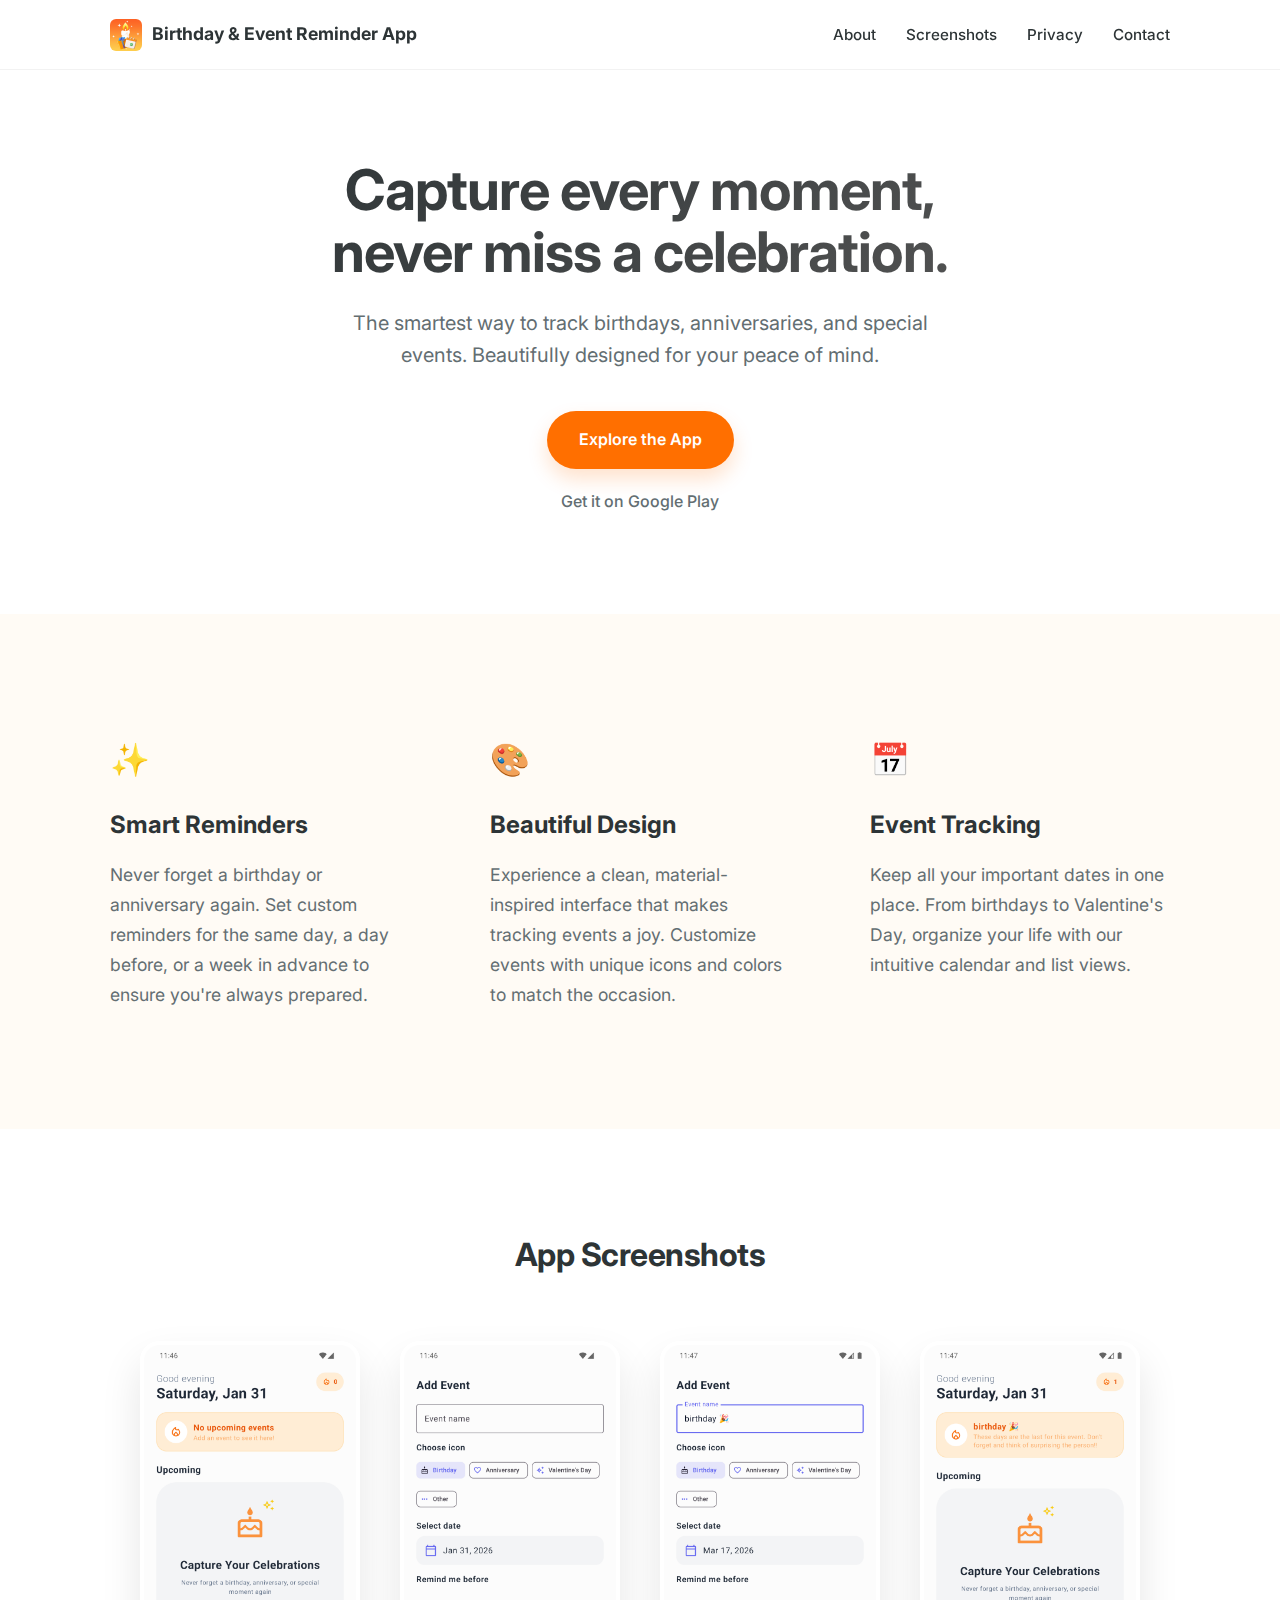
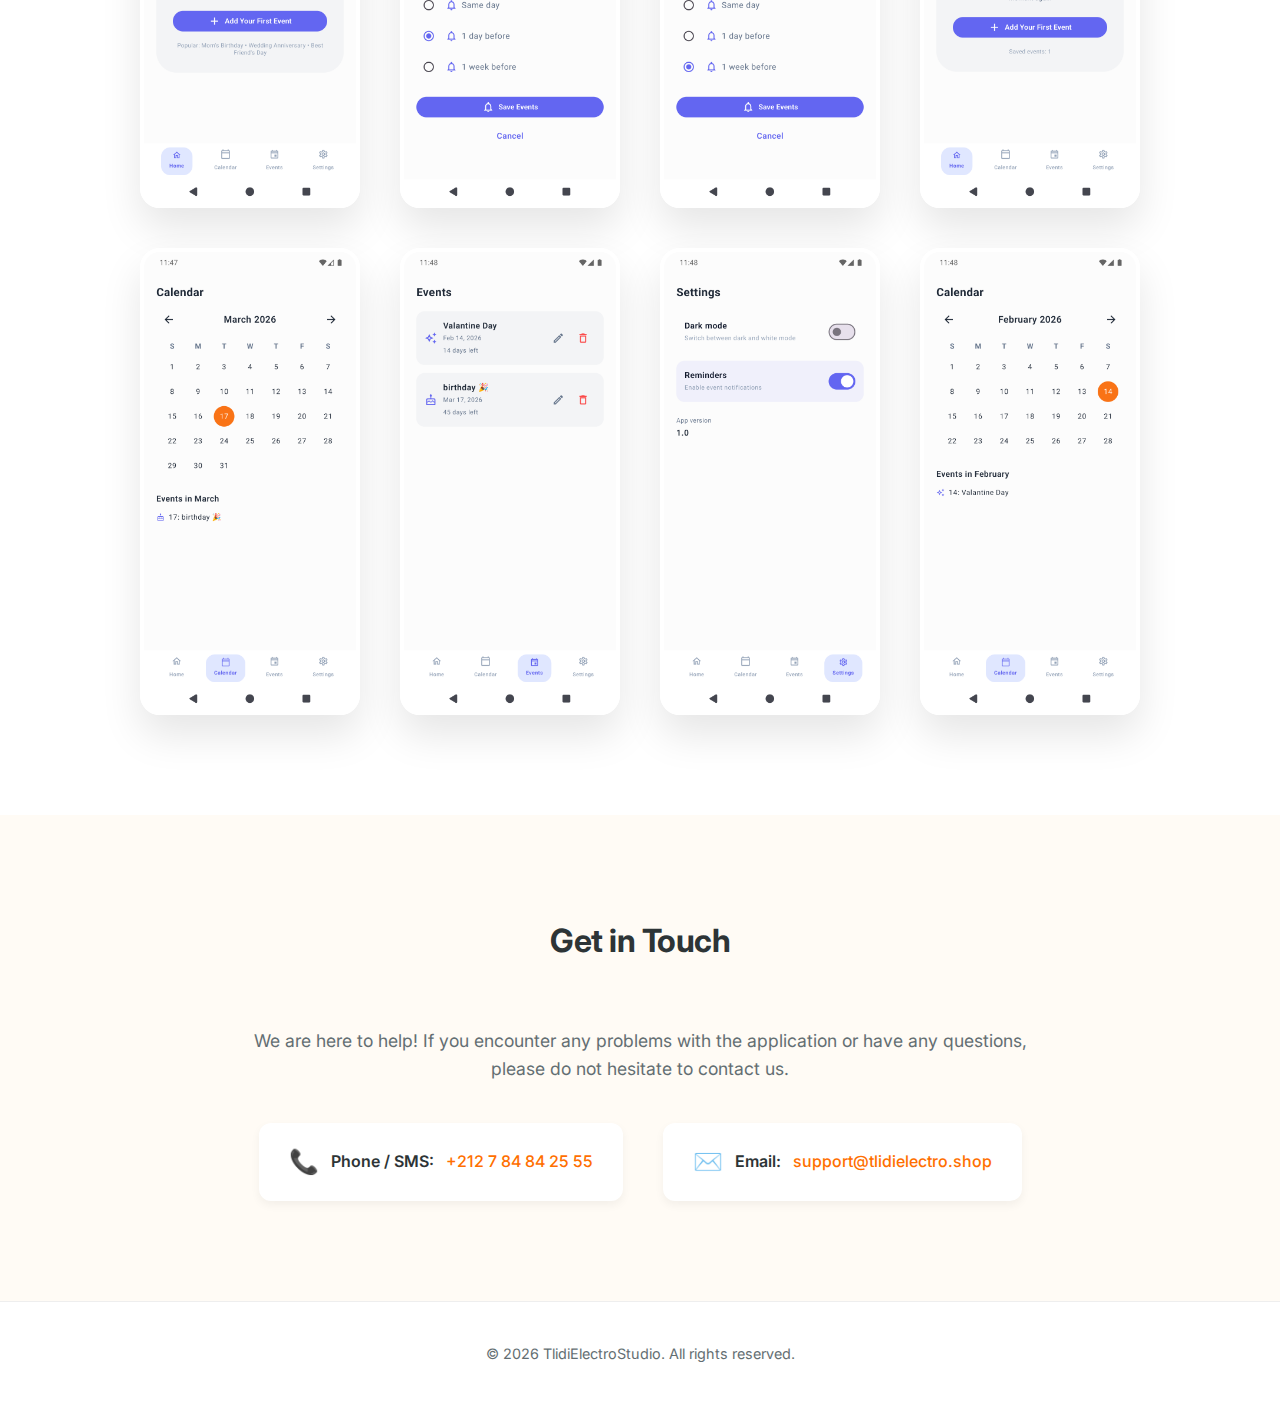
<file: index.html>
<!DOCTYPE html>
<html lang="en">
<head>
    <meta charset="UTF-8">
    <meta name="viewport" content="width=device-width, initial-scale=1.0">
    <title>Birthday & Event Reminder App - Capture Your Celebrations</title>
    <link rel="icon" type="image/png" href="images/icon.png">
    <link rel="stylesheet" href="styles.css">
    <!-- Using Google Fonts for Inter -->
    <link rel="preconnect" href="https://fonts.googleapis.com">
    <link rel="preconnect" href="https://fonts.gstatic.com" crossorigin>
    <link href="https://fonts.googleapis.com/css2?family=Inter:wght@400;500;700&display=swap" rel="stylesheet">
</head>
<body>

    <header>
        <nav>
            <div class="logo-container">
                <img src="images/icon.png" alt="App Logo" class="logo" style="margin-right: 10px;" >
                Birthday & Event Reminder App
            </div>
            <button class="mobile-menu-btn" onclick="document.querySelector('.nav-links').classList.toggle('active')">☰</button>
            <ul class="nav-links">
                <li><a href="#about" onclick="document.querySelector('.nav-links').classList.remove('active')">About</a></li>
                <li><a href="#screenshots" onclick="document.querySelector('.nav-links').classList.remove('active')">Screenshots</a></li>
                <li><a href="privacy-policy.html">Privacy</a></li>
                <li><a href="#contact" onclick="document.querySelector('.nav-links').classList.remove('active')">Contact</a></li>
            </ul>
        </nav>
    </header>

    <main>
        <!-- Hero Section -->
        <section class="hero">
            <h1>Capture every moment,<br>never miss a celebration.</h1>
            <p>The smartest way to track birthdays, anniversaries, and special events. Beautifully designed for your peace of mind.</p>
            <div class="hero-buttons">
                <a href="#screenshots" class="hero-btn">Explore the App</a>
                <a href="https://play.google.com/store/apps/details?id=shop.tlidielectro.birthdayandevent_reminderapp" class="google-play-link" target="_blank">Get it on Google Play</a>
            </div>
        </section>

        <!-- Features / About Section (Replaces old About) -->
        <section id="about" class="section">
            <div class="container">
                <div class="features-grid">
                    <div class="feature-card">
                        <div class="feature-icon">✨</div>
                        <h3>Smart Reminders</h3>
                        <p>Never forget a birthday or anniversary again. Set custom reminders for the same day, a day before, or a week in advance to ensure you're always prepared.</p>
                    </div>
                    <div class="feature-card">
                        <div class="feature-icon">🎨</div>
                        <h3>Beautiful Design</h3>
                        <p>Experience a clean, material-inspired interface that makes tracking events a joy. Customize events with unique icons and colors to match the occasion.</p>
                    </div>
                    <div class="feature-card">
                        <div class="feature-icon">📅</div>
                        <h3>Event Tracking</h3>
                        <p>Keep all your important dates in one place. From birthdays to Valentine's Day, organize your life with our intuitive calendar and list views.</p>
                    </div>
                </div>
            </div>
        </section>

        <!-- Screenshots Section -->
        <section id="screenshots" class="section">
            <div class="container">
                <h2 class="section-title">App Screenshots</h2>
                <div class="screenshots-grid">
                    <img src="images/screenshot1.png" alt="App Home Screen" class="screenshot-img" >
                    <img src="images/screenshot2.png" alt="Add Event Screen" class="screenshot-img" >
                    <img src="images/screenshot3.png" alt="Event Details Screen" class="screenshot-img" >
                    <img src="images/screenshot4.png" alt="Celebration Screen" class="screenshot-img" >
                    <img src="images/screenshot5.png" alt="Calendar Screen" class="screenshot-img" >
                    <img src="images/screenshot6.png" alt="Event Details Screen" class="screenshot-img" >
                    <img src="images/screenshot7.png" alt="Celebration Screen" class="screenshot-img" >
                    <img src="images/screenshot8.png" alt="Calendar Screen" class="screenshot-img" >
                </div>
            </div>
        </section>

        <!-- Contact Section -->
        <section id="contact" class="section">
            <div class="container">
                <h2 class="section-title">Get in Touch</h2>
                <div class="contact-container">
                    <p class="contact-text">
                        We are here to help! If you encounter any problems with the application or have any questions, 
                        please do not hesitate to contact us.
                    </p>
                    <div class="contact-info">
                        <div class="contact-item">
                            <span class="icon">📞</span>
                            <span class="label">Phone / SMS:</span>
                            <a href="tel:+212784842555" class="value">+212 7 84 84 25 55</a>
                        </div>
                        <div class="contact-item">
                            <span class="icon">✉️</span>
                            <span class="label">Email:</span>
                            <a href="mailto:support@tlidielectro.shop" class="value">support@tlidielectro.shop</a>
                        </div>
                    </div>
                </div>
            </div>
        </section>
    </main>

    <footer>
        <p>&copy; 2026 TlidiElectroStudio. All rights reserved.</p>
    </footer>

</body>
</html>
</file>
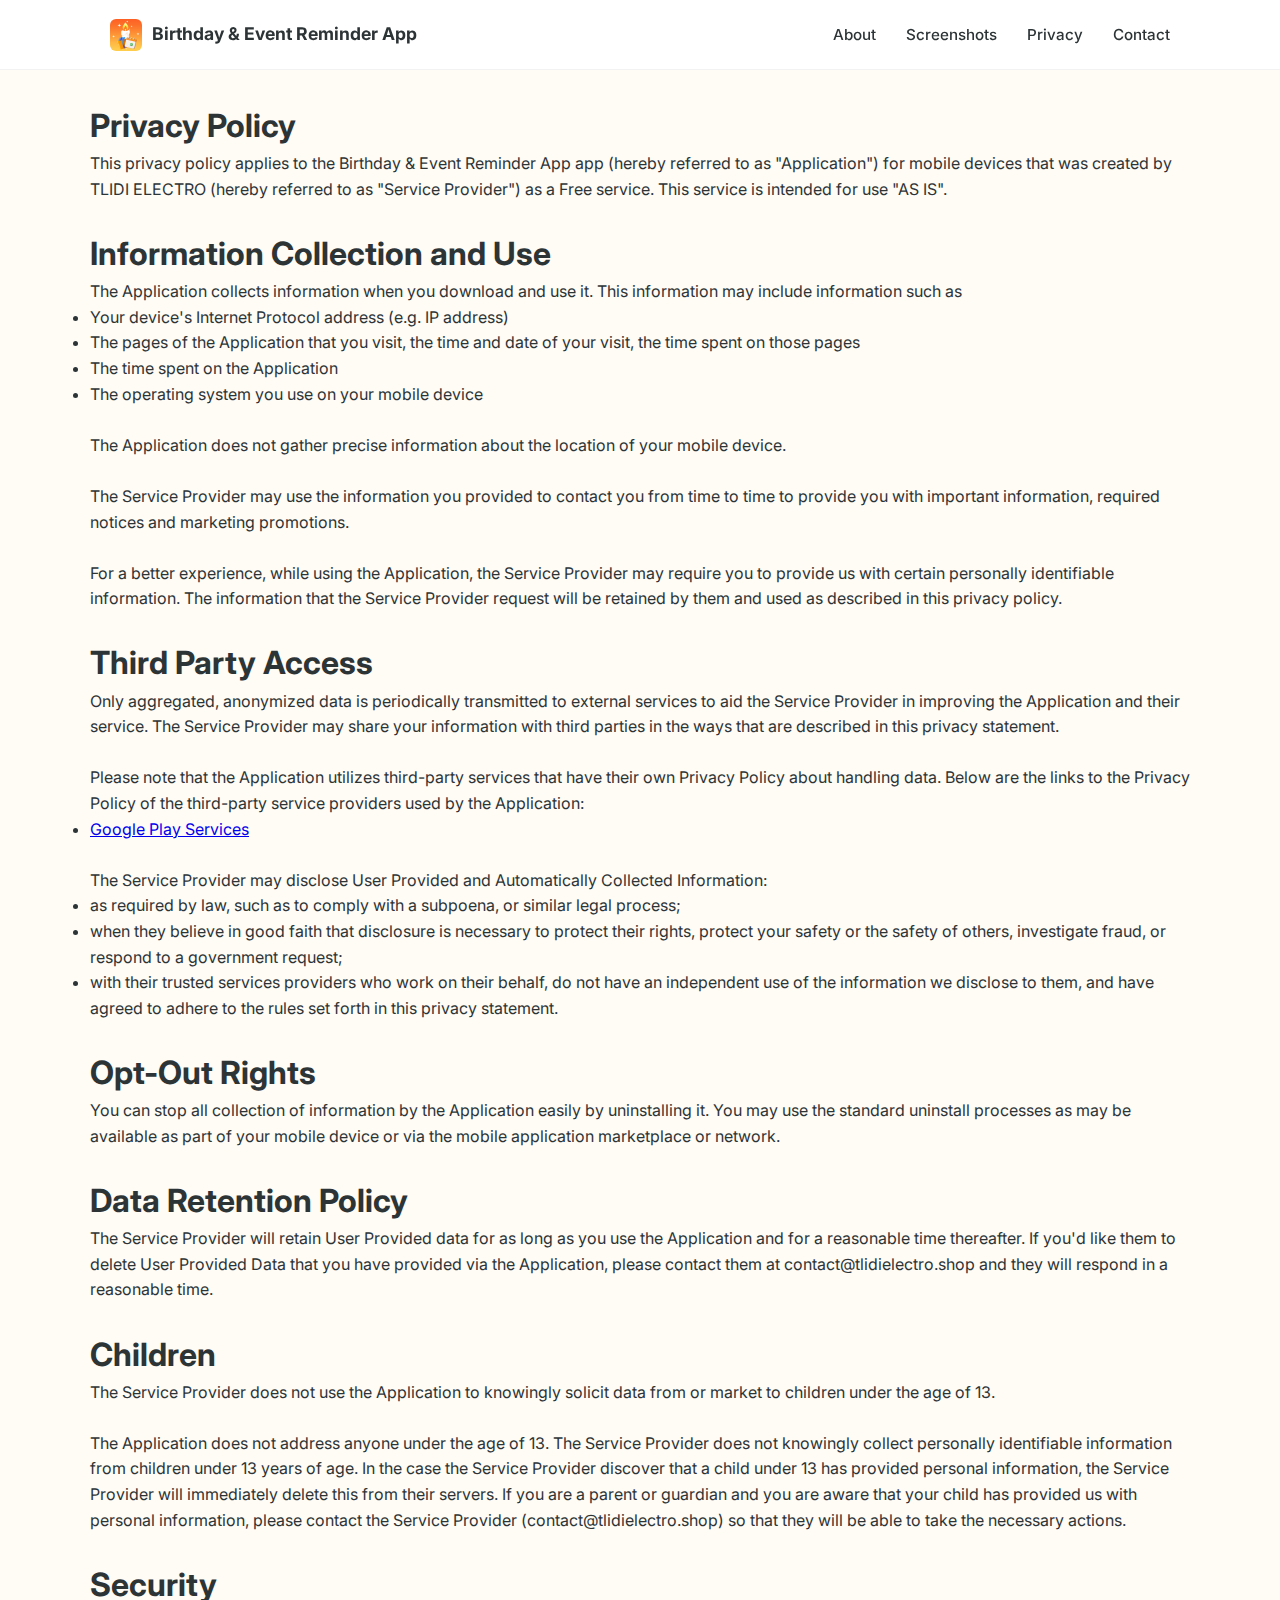
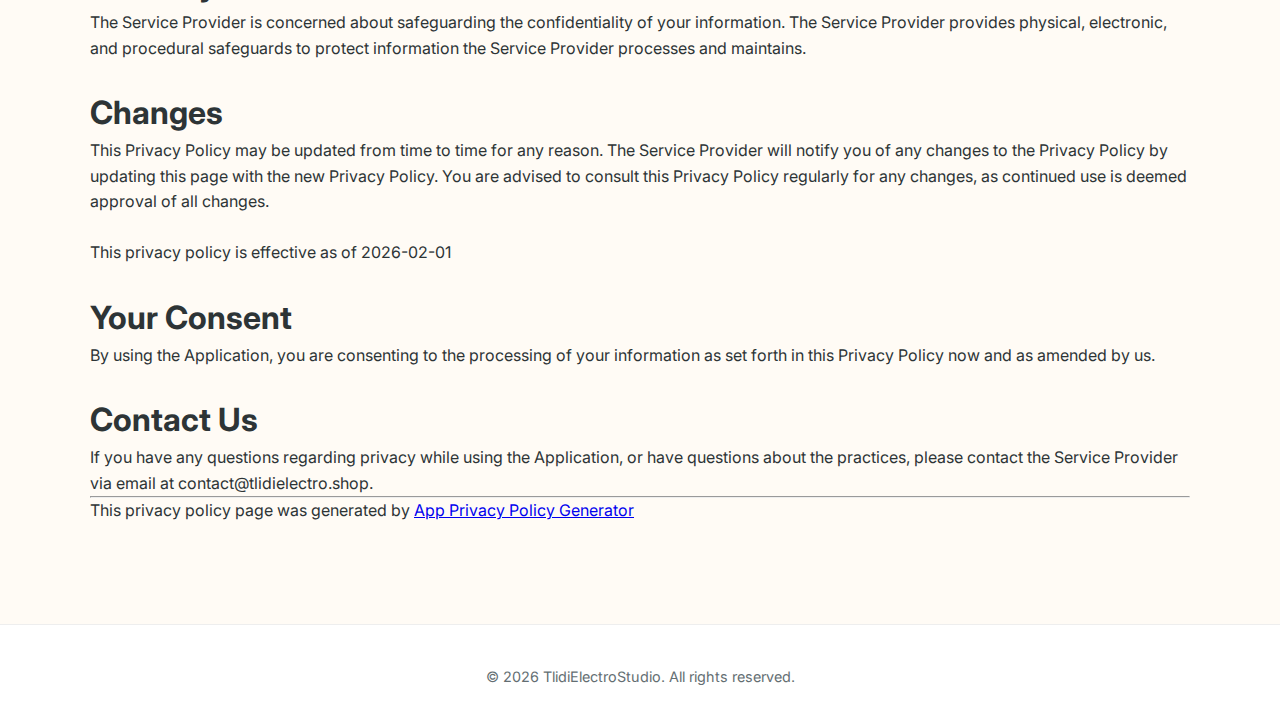
<file: privacy-policy.html>
<!DOCTYPE html>
<html lang="en">
<head>
    <meta charset="UTF-8">
    <meta name="viewport" content="width=device-width, initial-scale=1.0">
    <title>Privacy Policy - Birthday & Event Reminder App</title>
    <link rel="icon" type="image/png" href="images/icon.png">
    <link rel="stylesheet" href="styles.css">
    <!-- Using Google Fonts for Inter -->
    <link rel="preconnect" href="https://fonts.googleapis.com">
    <link rel="preconnect" href="https://fonts.gstatic.com" crossorigin>
    <link href="https://fonts.googleapis.com/css2?family=Inter:wght@400;500;700&display=swap" rel="stylesheet">
</head>
<body>

    <header>
        <nav>
            <div class="logo-container">
                <a href="index.html" style="text-decoration: none; color: inherit; display: flex; align-items: center;">
                    <img src="images/icon.png" alt="App Logo" class="logo" style="margin-right: 10px;">
                    Birthday & Event Reminder App
                </a>
            </div>
            <button class="mobile-menu-btn" onclick="document.querySelector('.nav-links').classList.toggle('active')">☰</button>
            <ul class="nav-links">
                <li><a href="index.html#about">About</a></li>
                <li><a href="index.html#screenshots">Screenshots</a></li>
                <li><a href="privacy-policy.html">Privacy</a></li>
                <li><a href="index.html#contact">Contact</a></li>
            </ul>
        </nav>
    </header>

<main class="section">
    <div class="container">
      <div class="card">

            <h1>Privacy Policy</h1>
      <p>This privacy policy applies to the Birthday &amp; Event Reminder App app (hereby referred to as "Application") for mobile devices that was created by TLIDI ELECTRO (hereby referred to as "Service Provider") as a Free service. This service is intended for use "AS IS".</p>
      <br><h1>Information Collection and Use</h1>
      <p>The Application collects information when you download and use it. This information may include information such as </p>
      <ul>
         <li>Your device's Internet Protocol address (e.g. IP address)</li>
         <li>The pages of the Application that you visit, the time and date of your visit, the time spent on those pages</li>
         <li>The time spent on the Application</li>
         <li>The operating system you use on your mobile device</li>
      </ul>
      <p></p>
      <br>
      <p>The Application does not gather precise information about the location of your mobile device.</p>
      <div style="display: none;">
         <p>The Application collects your device's location, which helps the Service Provider determine your approximate geographical location and make use of in below ways:</p>
         <ul>
            <li>Geolocation Services: The Service Provider utilizes location data to provide features such as personalized content, relevant recommendations, and location-based services.</li>
            <li>Analytics and Improvements: Aggregated and anonymized location data helps the Service Provider to analyze user behavior, identify trends, and improve the overall performance and functionality of the Application.</li>
            <li>Third-Party Services: Periodically, the Service Provider may transmit anonymized location data to external services. These services assist them in enhancing the Application and optimizing their offerings.</li>
         </ul>
      </div>
      <br>
      <p>The Service Provider may use the information you provided to contact you from time to time to provide you with important information, required notices and marketing promotions.</p>
      <br>
      <p>For a better experience, while using the Application, the Service Provider may require you to provide us with certain personally identifiable information. The information that the Service Provider request will be retained by them and used as described in this privacy policy.</p>
      <br><h1>Third Party Access</h1>
      <p>Only aggregated, anonymized data is periodically transmitted to external services to aid the Service Provider in improving the Application and their service. The Service Provider may share your information with third parties in the ways that are described in this privacy statement.</p>
      <div>
         <br>
         <p>Please note that the Application utilizes third-party services that have their own Privacy Policy about handling data. Below are the links to the Privacy Policy of the third-party service providers used by the Application:</p>
         <ul>
            <li><a href="https://www.google.com/policies/privacy/" target="_blank" rel="noopener noreferrer">Google Play Services</a></li>
         </ul>
      </div>
      <br>
      <p>The Service Provider may disclose User Provided and Automatically Collected Information:</p>
      <ul>
         <li>as required by law, such as to comply with a subpoena, or similar legal process;</li>
         <li>when they believe in good faith that disclosure is necessary to protect their rights, protect your safety or the safety of others, investigate fraud, or respond to a government request;</li>
         <li>with their trusted services providers who work on their behalf, do not have an independent use of the information we disclose to them, and have agreed to adhere to the rules set forth in this privacy statement.</li>
      </ul>
      <p></p>
      <br><!----><h1>Opt-Out Rights</h1>
      <p>You can stop all collection of information by the Application easily by uninstalling it. You may use the standard uninstall processes as may be available as part of your mobile device or via the mobile application marketplace or network.</p>
      <br><h1>Data Retention Policy</h1>
      <p>The Service Provider will retain User Provided data for as long as you use the Application and for a reasonable time thereafter. If you'd like them to delete User Provided Data that you have provided via the Application, please contact them at contact@tlidielectro.shop and they will respond in a reasonable time.</p>
      <br><h1>Children</h1>
      <p>The Service Provider does not use the Application to knowingly solicit data from or market to children under the age of 13.</p>
      <div>
         <br>
         <p>The Application does not address anyone under the age of 13. The Service Provider does not knowingly collect personally identifiable information from children under 13 years of age. In the case the Service Provider discover that a child under 13 has provided personal information, the Service Provider will immediately delete this from their servers. If you are a parent or guardian and you are aware that your child has provided us with personal information, please contact the Service Provider (contact@tlidielectro.shop) so that they will be able to take the necessary actions.</p>
      </div>
      <!----><br><h1>Security</h1>
      <p>The Service Provider is concerned about safeguarding the confidentiality of your information. The Service Provider provides physical, electronic, and procedural safeguards to protect information the Service Provider processes and maintains.</p>
      <br><h1>Changes</h1>
      <p>This Privacy Policy may be updated from time to time for any reason. The Service Provider will notify you of any changes to the Privacy Policy by updating this page with the new Privacy Policy. You are advised to consult this Privacy Policy regularly for any changes, as continued use is deemed approval of all changes.</p>
      <br>
      <p>This privacy policy is effective as of 2026-02-01</p>
      <br><h1>Your Consent</h1>
      <p>By using the Application, you are consenting to the processing of your information as set forth in this Privacy Policy now and as amended by us.</p>
      <br><h1>Contact Us</h1>
      <p>If you have any questions regarding privacy while using the Application, or have questions about the practices, please contact the Service Provider via email at contact@tlidielectro.shop.</p>
      <hr>
      <p>This privacy policy page was generated by <a href="https://app-privacy-policy-generator.nisrulz.com/" target="_blank" rel="noopener noreferrer">App Privacy Policy Generator</a></p>
   
      </div>
    </div>
  </main>
    <footer>
        <p>&copy; 2026 TlidiElectroStudio. All rights reserved.</p>
    </footer>

</body>
</html>
</file>
<file: styles.css>
/* Reset and Base Styles */
:root {
    --primary-color: #FF6F00; /* Vibrant Orange from App Icon */
    --accent-color: #448AFF;  /* Blue from App Icon Ribbon */
    --bg-color: #ffffff;
    --text-main: #2d3436;
    --text-muted: #636e72;
    --section-bg: #fffbf5;    /* Warm subtle background */
    --font-family: 'Inter', -apple-system, BlinkMacSystemFont, 'Segoe UI', Roboto, sans-serif;
}

* {
    margin: 0;
    padding: 0;
    box-sizing: border-box;
}

body {
    font-family: var(--font-family);
    line-height: 1.6;
    color: var(--text-main);
    background-color: var(--bg-color);
    -webkit-font-smoothing: antialiased;
}

/* Header & Navigation */
header {
    background-color: rgba(255, 255, 255, 0.98);
    backdrop-filter: blur(10px);
    position: fixed;
    top: 0;
    left: 0;
    width: 100%;
    z-index: 1000;
    height: 70px;
    border-bottom: 1px solid rgba(0,0,0,0.05);
}

nav {
    display: flex;
    justify-content: space-between;
    align-items: center;
    max-width: 1100px;
    margin: 0 auto;
    padding: 0 20px;
    height: 100%;
    position: relative;
}

.nav-links {
    display: flex;
    list-style: none;
    gap: 30px;
}

.nav-links li a {
    text-decoration: none;
    color: var(--text-main);
    font-weight: 500;
    font-size: 0.95rem;
    transition: color 0.2s;
}

.nav-links li a:hover {
    color: var(--primary-color);
}

.logo-container {
    font-weight: 700;
    font-size: 1.1rem;
    color: var(--text-main);
    display: flex;
    align-items: center;
}

.logo {
    height: 32px;
    width: auto;
    border-radius: 6px;
}

/* Mobile Menu Toggle */
.mobile-menu-btn {
    display: none;
    background: none;
    border: none;
    font-size: 1.5rem;
    cursor: pointer;
    color: var(--text-main);
}

/* Hero Section */
.hero {
    padding: 160px 24px 100px;
    text-align: center;
    max-width: 900px;
    margin: 0 auto;
}

.hero h1 {
    font-size: 3.5rem;
    line-height: 1.1;
    margin-bottom: 24px;
    background: linear-gradient(135deg, var(--text-main) 0%, #555 100%);
    -webkit-background-clip: text;
    -webkit-text-fill-color: transparent;
    letter-spacing: -1px;
}

.hero p {
    font-size: 1.25rem;
    color: var(--text-muted);
    max-width: 600px;
    margin: 0 auto 40px;
}

.hero-btn {
    display: inline-block;
    background-color: var(--primary-color);
    color: white;
    padding: 16px 32px;
    border-radius: 50px;
    text-decoration: none;
    font-weight: 600;
    transition: transform 0.2s, box-shadow 0.2s;
    box-shadow: 0 10px 20px rgba(255, 111, 0, 0.2);
}

.hero-btn:hover {
    transform: translateY(-2px);
    box-shadow: 0 15px 30px rgba(255, 111, 0, 0.3);
}

.hero-buttons {
    display: flex;
    flex-direction: column;
    align-items: center;
    gap: 20px;
}

.google-play-link {
    color: var(--text-muted);
    text-decoration: none;
    font-weight: 500;
    font-size: 1rem;
    display: inline-flex;
    align-items: center;
    gap: 8px;
    transition: color 0.2s;
}

.google-play-link:hover {
    color: var(--primary-color);
    text-decoration: underline;
}

/* Sections */
.section {
    padding: 100px 24px;
}

.section:nth-child(even) {
    background-color: var(--section-bg);
}

.container {
    max-width: 1100px;
    margin: 0 auto;
}

.section-title {
    font-size: 2rem;
    text-align: center;
    margin-bottom: 60px;
    letter-spacing: -0.5px;
}

/* Features Grid (mimicking reference) */
.features-grid {
    display: grid;
    grid-template-columns: repeat(auto-fit, minmax(300px, 1fr));
    gap: 40px;
    text-align: left;
}

.feature-card {
    padding: 20px;
}

.feature-card h3 {
    font-size: 1.5rem;
    margin-bottom: 16px;
    color: var(--text-main);
}

.feature-card p {
    color: var(--text-muted);
    font-size: 1.1rem;
    line-height: 1.7;
}

.feature-icon {
    color: var(--accent-color);
    font-size: 2rem;
    margin-bottom: 20px;
    display: inline-block;
}

/* Screenshots Grid */
.screenshots-grid {
    display: flex;
    flex-wrap: wrap;
    justify-content: center;
    gap: 40px;
    margin-top: 20px;
}

.screenshot-img {
    width: 220px;
    height: auto;
    border-radius: 20px;
    box-shadow: 0 20px 40px rgba(0,0,0,0.1);
    transition: transform 0.3s ease;
    border: 4px solid #fff;
}

.screenshot-img:hover {
    transform: translateY(-10px);
}

/* Contact Info */
.contact-container {
    max-width: 800px;
    margin: 0 auto;
    text-align: center;
}

.contact-text {
    font-size: 1.1rem;
    color: var(--text-muted);
    margin-bottom: 40px;
}

.contact-info {
    display: flex;
    justify-content: center;
    gap: 40px;
    flex-wrap: wrap;
}

.contact-item {
    display: flex;
    align-items: center;
    gap: 12px;
    background: #fff;
    padding: 20px 30px;
    border-radius: 12px;
    box-shadow: 0 4px 10px rgba(0,0,0,0.05);
}

.contact-item .icon {
    font-size: 1.5rem;
}

.contact-item .label {
    font-weight: 600;
    color: var(--text-main);
}

.contact-item .value {
    color: var(--primary-color);
    text-decoration: none;
    font-weight: 500;
}

.contact-item .value:hover {
    text-decoration: underline;
}

/* Footer */
footer {
    padding: 40px 24px;
    text-align: center;
    color: var(--text-muted);
    border-top: 1px solid #eee;
    font-size: 0.9rem;
}

/* Privacy Policy Page Specifics */
.privacy-content {
    max-width: 800px;
    margin: 120px auto 60px;
    padding: 0 24px;
}

.privacy-content h1 {
    font-size: 2.5rem;
    margin-bottom: 40px;
}

.privacy-content h2 {
    font-size: 1.5rem;
    margin-top: 40px;
    margin-bottom: 16px;
}

.privacy-content p {
    margin-bottom: 16px;
    color: var(--text-muted);
}

/* Responsive */
@media (max-width: 768px) {
    .mobile-menu-btn {
        display: block;
    }

    .nav-links {
        display: none;
        position: absolute;
        top: 100%;
        left: 0;
        width: 100%;
        background-color: #fff;
        flex-direction: column;
        padding: 20px;
        box-shadow: 0 10px 20px rgba(0,0,0,0.05);
        gap: 20px;
        text-align: center;
        border-bottom: 1px solid #eee;
    }

    .nav-links.active {
        display: flex;
    }
    
    .hero h1 {
        font-size: 2.5rem;
    }
    
    .screenshots-grid {
        gap: 20px;
    }
    
    .screenshot-img {
        width: 160px;
    }
}
</file>
